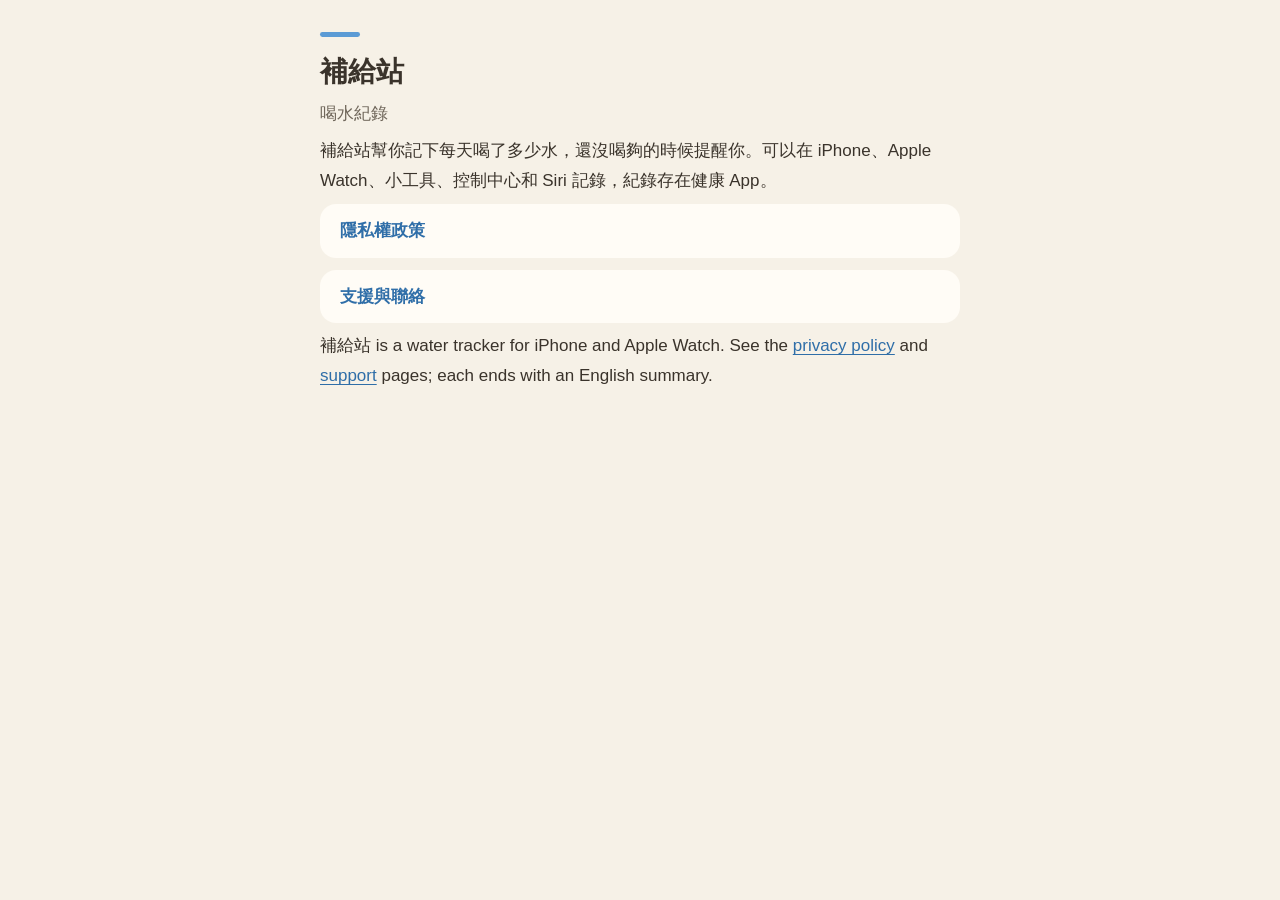
<file: index.html>
<!doctype html>
<html lang="zh-Hant-TW">
<head>
    <meta charset="utf-8">
    <meta name="viewport" content="width=device-width, initial-scale=1">
    <meta name="color-scheme" content="light dark">
    <meta name="description" content="補給站：在 iPhone 和 Apple Watch 上記錄喝水、提醒喝水的 App。">
    <title>補給站</title>
    <link rel="stylesheet" href="style.css">
</head>
<body>
<main>
    <h1>補給站</h1>
    <p class="meta">喝水紀錄</p>
    <p>補給站幫你記下每天喝了多少水，還沒喝夠的時候提醒你。可以在 iPhone、Apple Watch、小工具、控制中心和 Siri 記錄，紀錄存在健康 App。</p>
    <ul class="links">
        <li><a href="privacy/">隱私權政策</a></li>
        <li><a href="support/">支援與聯絡</a></li>
    </ul>
    <p lang="en">補給站 is a water tracker for iPhone and Apple Watch. See the <a href="privacy/">privacy policy</a> and <a href="support/">support</a> pages; each ends with an English summary.</p>
</main>
</body>
</html>
</file>
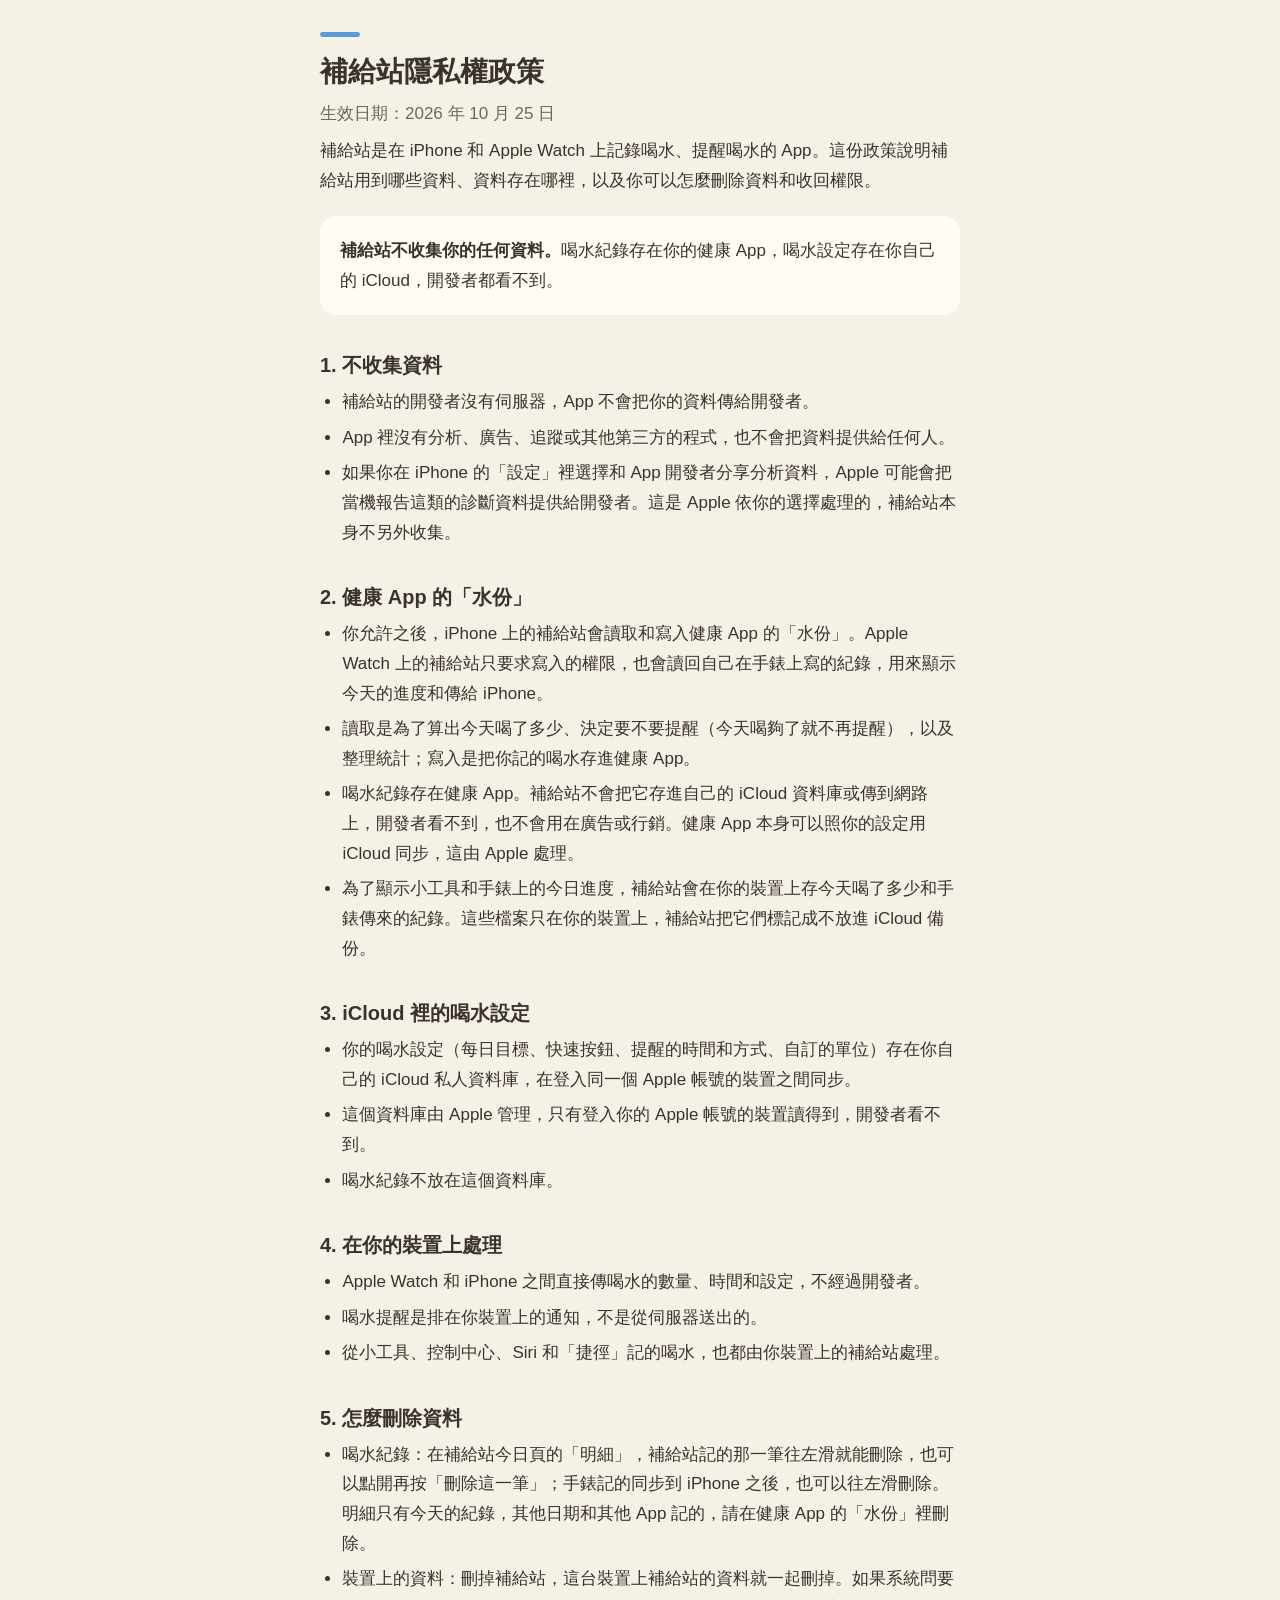
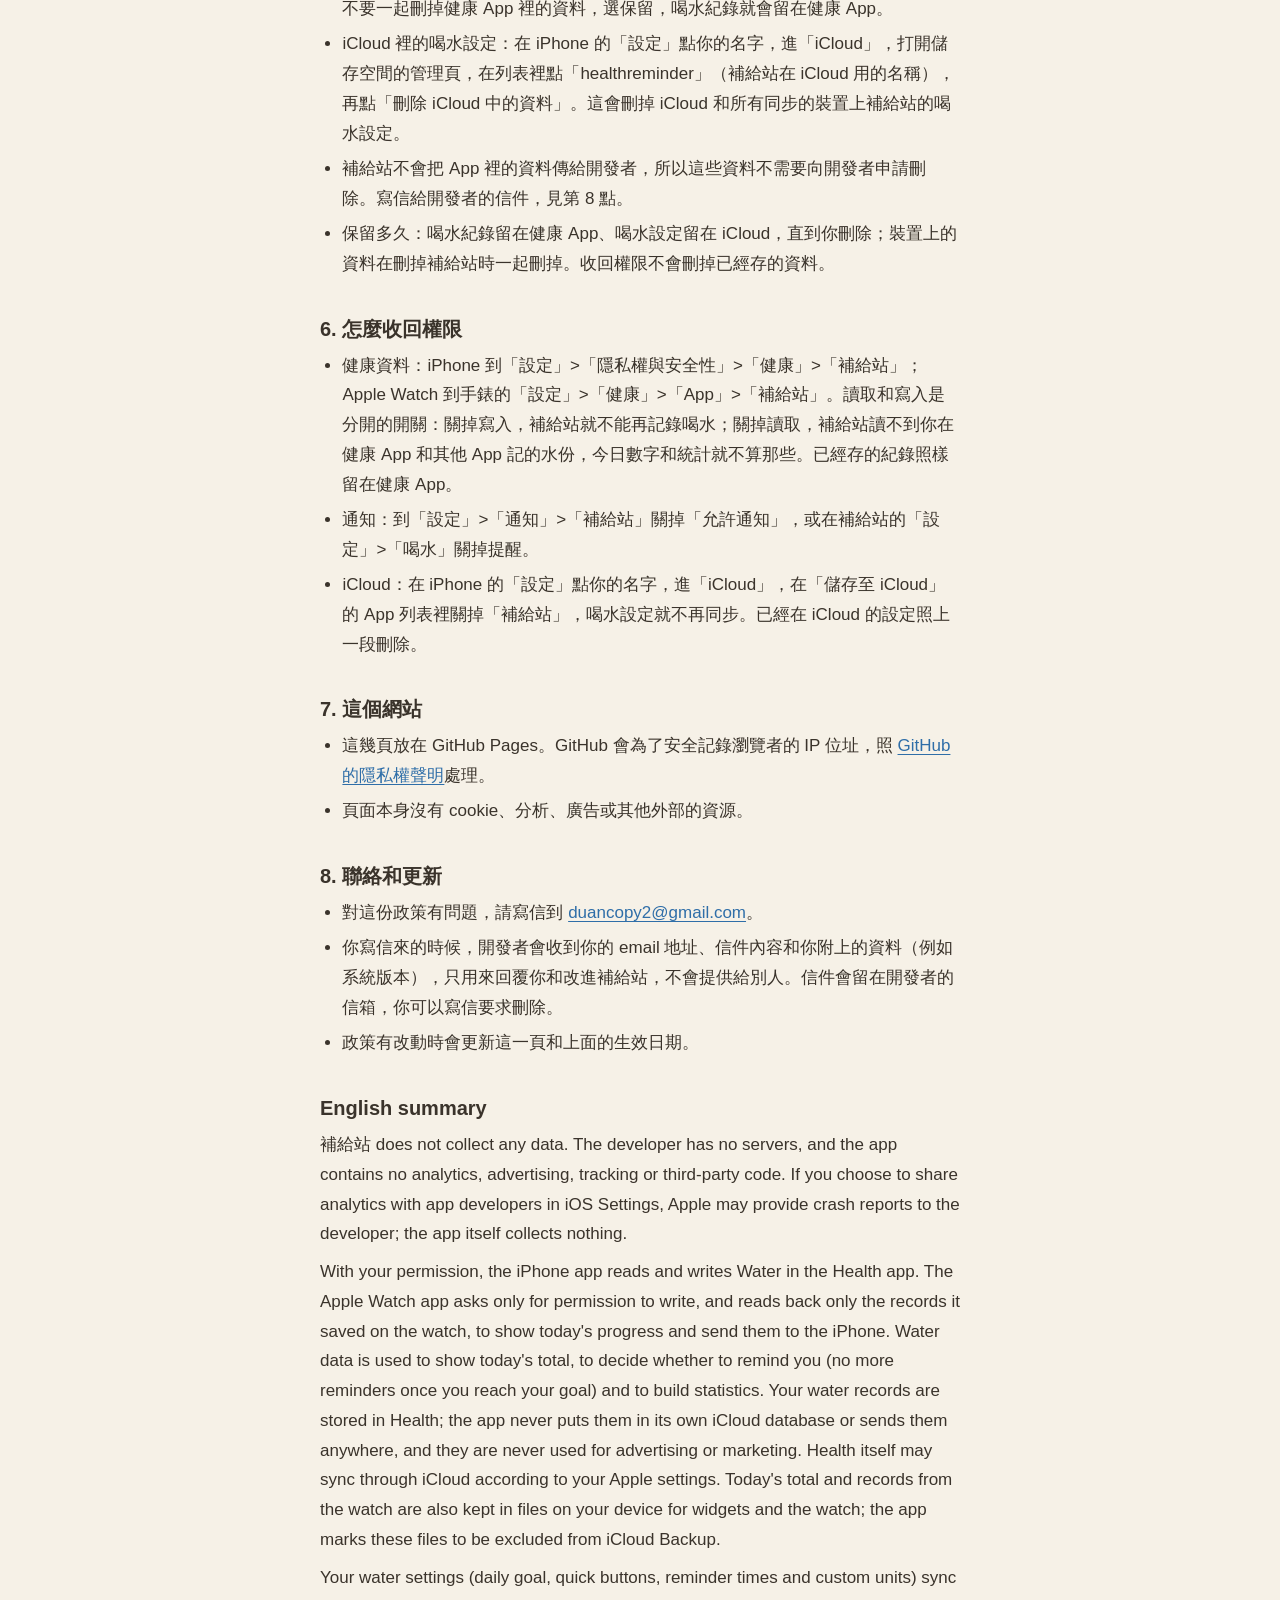
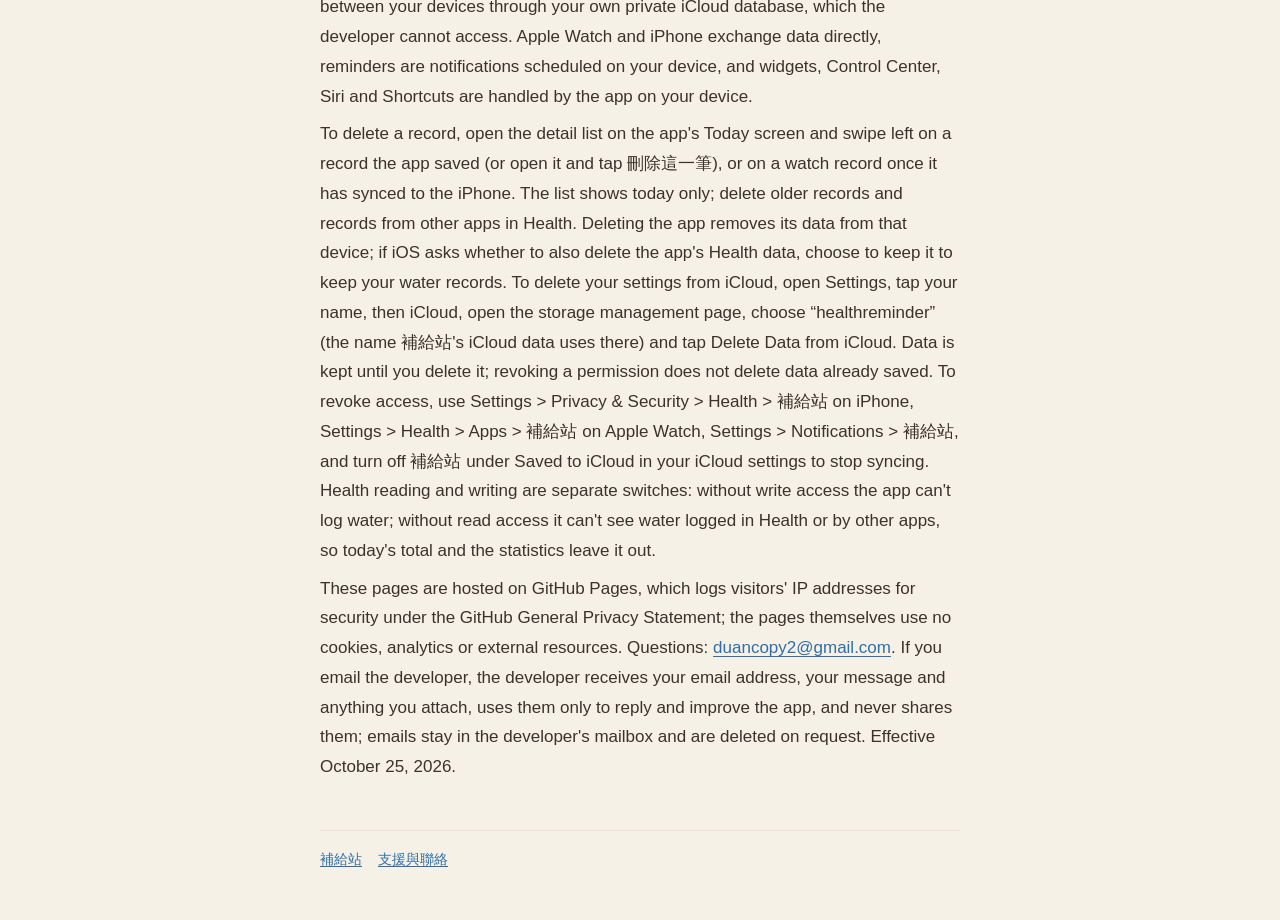
<file: privacy/index.html>
<!doctype html>
<html lang="zh-Hant-TW">
<head>
    <meta charset="utf-8">
    <meta name="viewport" content="width=device-width, initial-scale=1">
    <meta name="color-scheme" content="light dark">
    <meta name="description" content="補給站的隱私權政策：補給站不收集任何資料。">
    <title>補給站隱私權政策</title>
    <link rel="stylesheet" href="../style.css">
</head>
<body>
<main>
    <h1>補給站隱私權政策</h1>
    <p class="meta">生效日期：2026 年 10 月 25 日</p>
    <p>補給站是在 iPhone 和 Apple Watch 上記錄喝水、提醒喝水的 App。這份政策說明補給站用到哪些資料、資料存在哪裡，以及你可以怎麼刪除資料和收回權限。</p>
    <div class="card">
        <p><strong>補給站不收集你的任何資料。</strong>喝水紀錄存在你的健康 App，喝水設定存在你自己的 iCloud，開發者都看不到。</p>
    </div>

    <h2 id="no-collection">1. 不收集資料</h2>
    <ul>
        <li>補給站的開發者沒有伺服器，App 不會把你的資料傳給開發者。</li>
        <li>App 裡沒有分析、廣告、追蹤或其他第三方的程式，也不會把資料提供給任何人。</li>
        <li>如果你在 iPhone 的「設定」裡選擇和 App 開發者分享分析資料，Apple 可能會把當機報告這類的診斷資料提供給開發者。這是 Apple 依你的選擇處理的，補給站本身不另外收集。</li>
    </ul>

    <h2 id="health">2. 健康 App 的「水份」</h2>
    <ul>
        <li>你允許之後，iPhone 上的補給站會讀取和寫入健康 App 的「水份」。Apple Watch 上的補給站只要求寫入的權限，也會讀回自己在手錶上寫的紀錄，用來顯示今天的進度和傳給 iPhone。</li>
        <li>讀取是為了算出今天喝了多少、決定要不要提醒（今天喝夠了就不再提醒），以及整理統計；寫入是把你記的喝水存進健康 App。</li>
        <li>喝水紀錄存在健康 App。補給站不會把它存進自己的 iCloud 資料庫或傳到網路上，開發者看不到，也不會用在廣告或行銷。健康 App 本身可以照你的設定用 iCloud 同步，這由 Apple 處理。</li>
        <li>為了顯示小工具和手錶上的今日進度，補給站會在你的裝置上存今天喝了多少和手錶傳來的紀錄。這些檔案只在你的裝置上，補給站把它們標記成不放進 iCloud 備份。</li>
    </ul>

    <h2 id="icloud">3. iCloud 裡的喝水設定</h2>
    <ul>
        <li>你的喝水設定（每日目標、快速按鈕、提醒的時間和方式、自訂的單位）存在你自己的 iCloud 私人資料庫，在登入同一個 Apple 帳號的裝置之間同步。</li>
        <li>這個資料庫由 Apple 管理，只有登入你的 Apple 帳號的裝置讀得到，開發者看不到。</li>
        <li>喝水紀錄不放在這個資料庫。</li>
    </ul>

    <h2 id="on-device">4. 在你的裝置上處理</h2>
    <ul>
        <li>Apple Watch 和 iPhone 之間直接傳喝水的數量、時間和設定，不經過開發者。</li>
        <li>喝水提醒是排在你裝置上的通知，不是從伺服器送出的。</li>
        <li>從小工具、控制中心、Siri 和「捷徑」記的喝水，也都由你裝置上的補給站處理。</li>
    </ul>

    <h2 id="delete">5. 怎麼刪除資料</h2>
    <ul>
        <li>喝水紀錄：在補給站今日頁的「明細」，補給站記的那一筆往左滑就能刪除，也可以點開再按「刪除這一筆」；手錶記的同步到 iPhone 之後，也可以往左滑刪除。明細只有今天的紀錄，其他日期和其他 App 記的，請在健康 App 的「水份」裡刪除。</li>
        <li>裝置上的資料：刪掉補給站，這台裝置上補給站的資料就一起刪掉。如果系統問要不要一起刪掉健康 App 裡的資料，選保留，喝水紀錄就會留在健康 App。</li>
        <li>iCloud 裡的喝水設定：在 iPhone 的「設定」點你的名字，進「iCloud」，打開儲存空間的管理頁，在列表裡點「healthreminder」（補給站在 iCloud 用的名稱），再點「刪除 iCloud 中的資料」。這會刪掉 iCloud 和所有同步的裝置上補給站的喝水設定。</li>
        <li>補給站不會把 App 裡的資料傳給開發者，所以這些資料不需要向開發者申請刪除。寫信給開發者的信件，見第 8 點。</li>
        <li>保留多久：喝水紀錄留在健康 App、喝水設定留在 iCloud，直到你刪除；裝置上的資料在刪掉補給站時一起刪掉。收回權限不會刪掉已經存的資料。</li>
    </ul>

    <h2 id="revoke">6. 怎麼收回權限</h2>
    <ul>
        <li>健康資料：iPhone 到「設定」&gt;「隱私權與安全性」&gt;「健康」&gt;「補給站」；Apple Watch 到手錶的「設定」&gt;「健康」&gt;「App」&gt;「補給站」。讀取和寫入是分開的開關：關掉寫入，補給站就不能再記錄喝水；關掉讀取，補給站讀不到你在健康 App 和其他 App 記的水份，今日數字和統計就不算那些。已經存的紀錄照樣留在健康 App。</li>
        <li>通知：到「設定」&gt;「通知」&gt;「補給站」關掉「允許通知」，或在補給站的「設定」&gt;「喝水」關掉提醒。</li>
        <li>iCloud：在 iPhone 的「設定」點你的名字，進「iCloud」，在「儲存至 iCloud」的 App 列表裡關掉「補給站」，喝水設定就不再同步。已經在 iCloud 的設定照上一段刪除。</li>
    </ul>

    <h2 id="website">7. 這個網站</h2>
    <ul>
        <li>這幾頁放在 GitHub Pages。GitHub 會為了安全記錄瀏覽者的 IP 位址，照 <a href="https://docs.github.com/en/site-policy/privacy-policies/github-general-privacy-statement">GitHub 的隱私權聲明</a>處理。</li>
        <li>頁面本身沒有 cookie、分析、廣告或其他外部的資源。</li>
    </ul>

    <h2 id="contact">8. 聯絡和更新</h2>
    <ul>
        <li>對這份政策有問題，請寫信到 <a href="mailto:duancopy2@gmail.com">duancopy2@gmail.com</a>。</li>
        <li>你寫信來的時候，開發者會收到你的 email 地址、信件內容和你附上的資料（例如系統版本），只用來回覆你和改進補給站，不會提供給別人。信件會留在開發者的信箱，你可以寫信要求刪除。</li>
        <li>政策有改動時會更新這一頁和上面的生效日期。</li>
    </ul>

    <h2 id="english" lang="en">English summary</h2>
    <div lang="en">
        <p>補給站 does not collect any data. The developer has no servers, and the app contains no analytics, advertising, tracking or third-party code. If you choose to share analytics with app developers in iOS Settings, Apple may provide crash reports to the developer; the app itself collects nothing.</p>
        <p>With your permission, the iPhone app reads and writes Water in the Health app. The Apple Watch app asks only for permission to write, and reads back only the records it saved on the watch, to show today's progress and send them to the iPhone. Water data is used to show today's total, to decide whether to remind you (no more reminders once you reach your goal) and to build statistics. Your water records are stored in Health; the app never puts them in its own iCloud database or sends them anywhere, and they are never used for advertising or marketing. Health itself may sync through iCloud according to your Apple settings. Today's total and records from the watch are also kept in files on your device for widgets and the watch; the app marks these files to be excluded from iCloud Backup.</p>
        <p>Your water settings (daily goal, quick buttons, reminder times and custom units) sync between your devices through your own private iCloud database, which the developer cannot access. Apple Watch and iPhone exchange data directly, reminders are notifications scheduled on your device, and widgets, Control Center, Siri and Shortcuts are handled by the app on your device.</p>
        <p>To delete a record, open the detail list on the app's Today screen and swipe left on a record the app saved (or open it and tap 刪除這一筆), or on a watch record once it has synced to the iPhone. The list shows today only; delete older records and records from other apps in Health. Deleting the app removes its data from that device; if iOS asks whether to also delete the app's Health data, choose to keep it to keep your water records. To delete your settings from iCloud, open Settings, tap your name, then iCloud, open the storage management page, choose “healthreminder” (the name 補給站's iCloud data uses there) and tap Delete Data from iCloud. Data is kept until you delete it; revoking a permission does not delete data already saved. To revoke access, use Settings &gt; Privacy &amp; Security &gt; Health &gt; 補給站 on iPhone, Settings &gt; Health &gt; Apps &gt; 補給站 on Apple Watch, Settings &gt; Notifications &gt; 補給站, and turn off 補給站 under Saved to iCloud in your iCloud settings to stop syncing. Health reading and writing are separate switches: without write access the app can't log water; without read access it can't see water logged in Health or by other apps, so today's total and the statistics leave it out.</p>
        <p>These pages are hosted on GitHub Pages, which logs visitors' IP addresses for security under the GitHub General Privacy Statement; the pages themselves use no cookies, analytics or external resources. Questions: <a href="mailto:duancopy2@gmail.com">duancopy2@gmail.com</a>. If you email the developer, the developer receives your email address, your message and anything you attach, uses them only to reply and improve the app, and never shares them; emails stay in the developer's mailbox and are deleted on request. Effective October 25, 2026.</p>
    </div>

    <footer>
        <a href="../">補給站</a><a href="../support/">支援與聯絡</a>
    </footer>
</main>
</body>
</html>
</file>
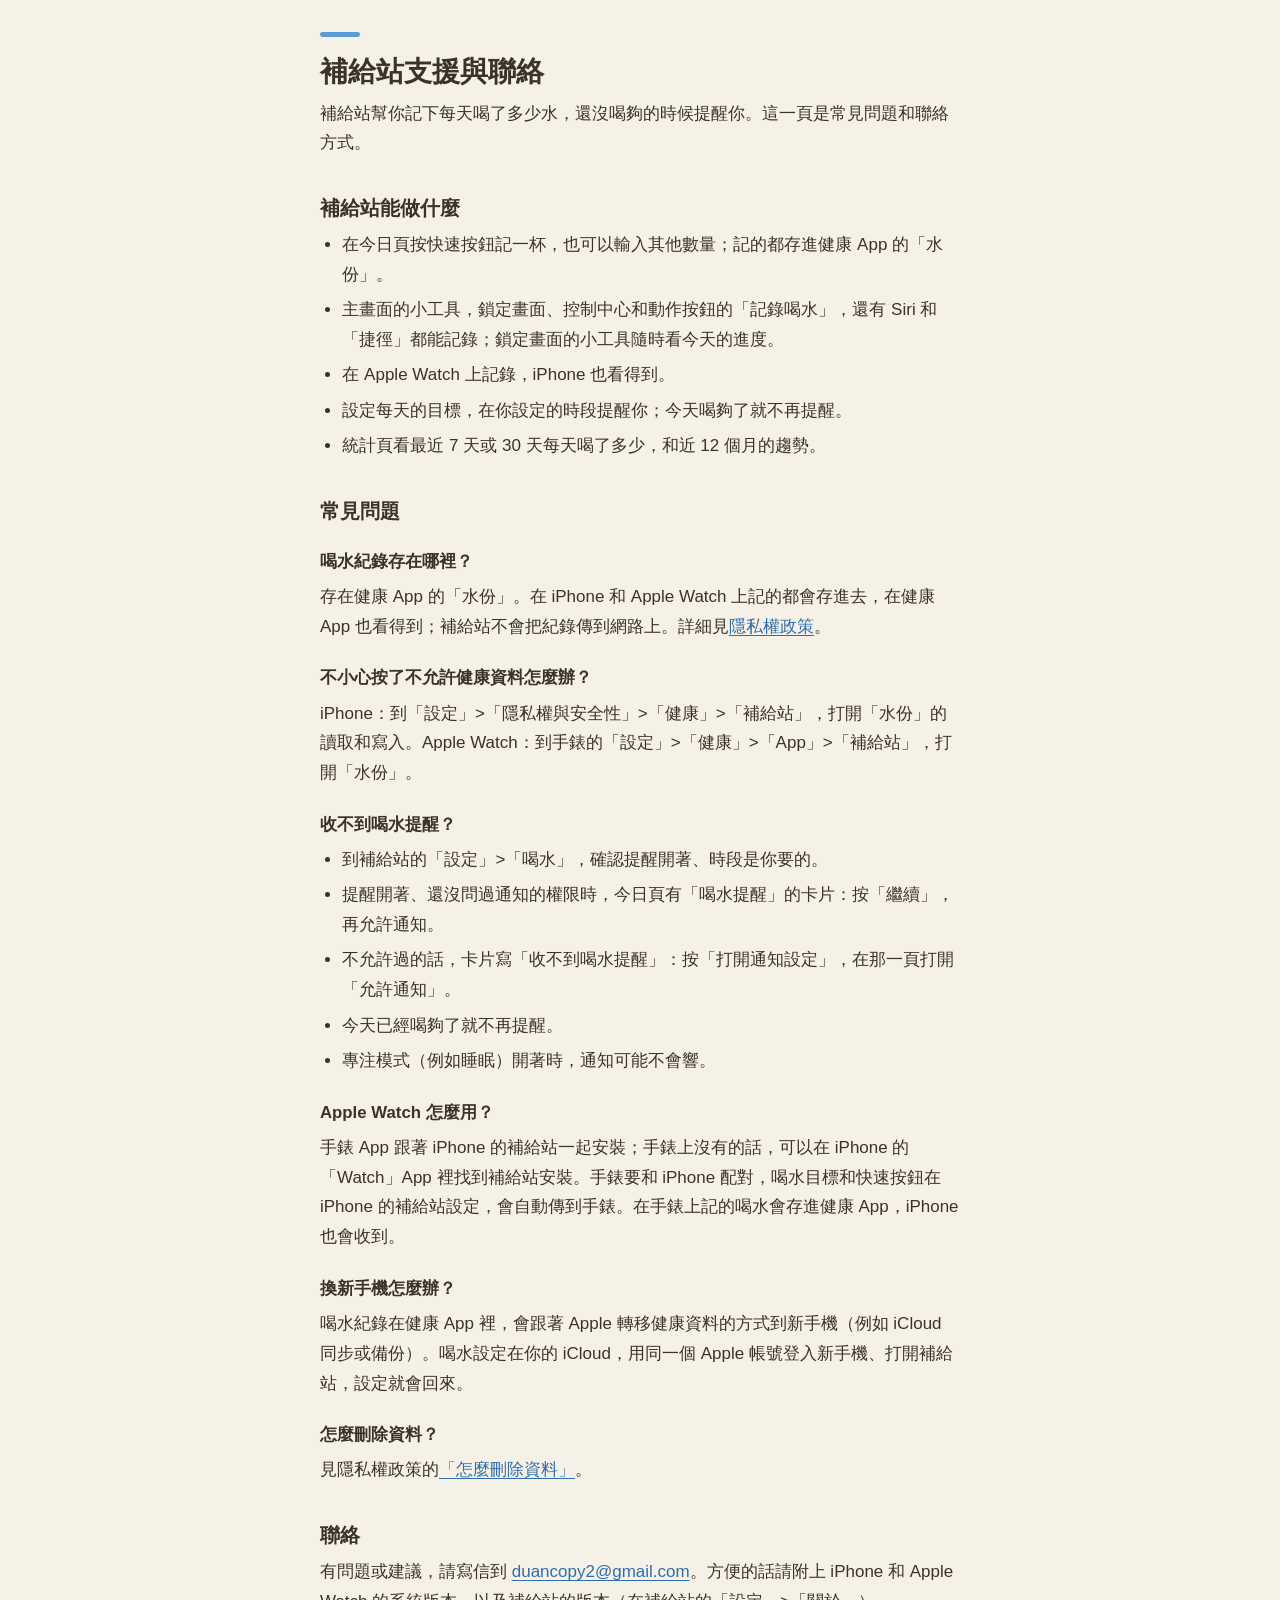
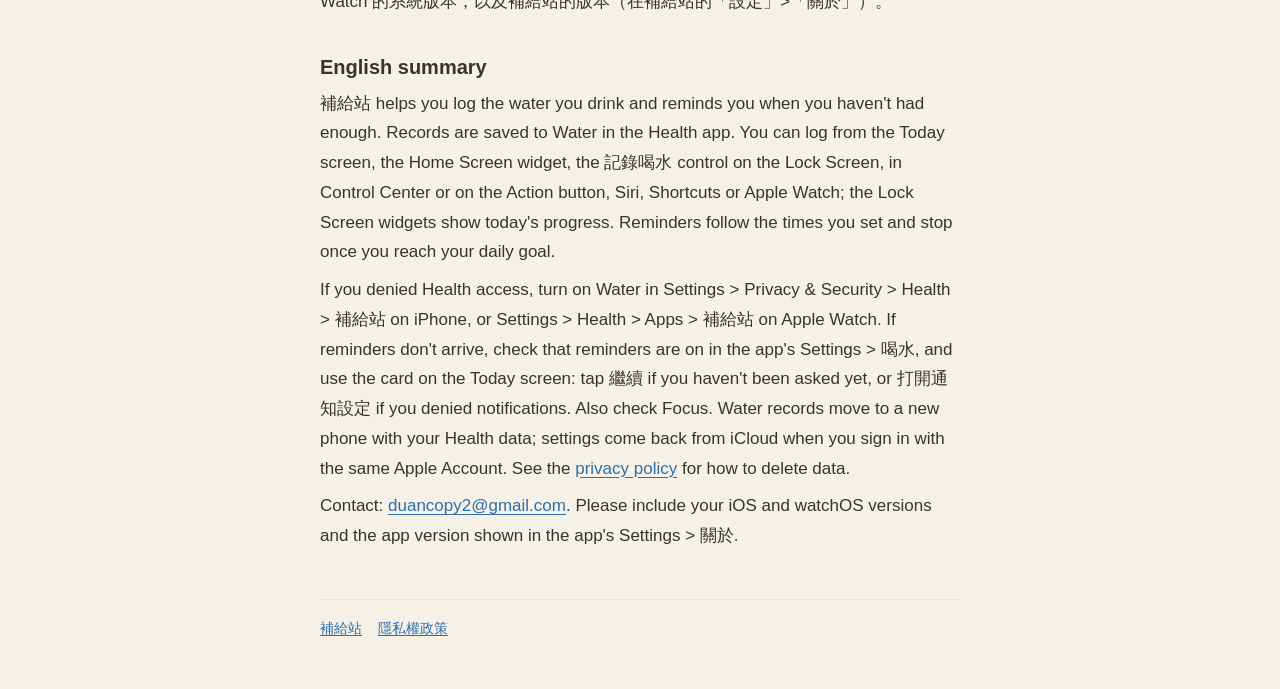
<file: support/index.html>
<!doctype html>
<html lang="zh-Hant-TW">
<head>
    <meta charset="utf-8">
    <meta name="viewport" content="width=device-width, initial-scale=1">
    <meta name="color-scheme" content="light dark">
    <meta name="description" content="補給站的常見問題和聯絡方式。">
    <title>補給站支援與聯絡</title>
    <link rel="stylesheet" href="../style.css">
</head>
<body>
<main>
    <h1>補給站支援與聯絡</h1>
    <p>補給站幫你記下每天喝了多少水，還沒喝夠的時候提醒你。這一頁是常見問題和聯絡方式。</p>

    <h2 id="features">補給站能做什麼</h2>
    <ul>
        <li>在今日頁按快速按鈕記一杯，也可以輸入其他數量；記的都存進健康 App 的「水份」。</li>
        <li>主畫面的小工具，鎖定畫面、控制中心和動作按鈕的「記錄喝水」，還有 Siri 和「捷徑」都能記錄；鎖定畫面的小工具隨時看今天的進度。</li>
        <li>在 Apple Watch 上記錄，iPhone 也看得到。</li>
        <li>設定每天的目標，在你設定的時段提醒你；今天喝夠了就不再提醒。</li>
        <li>統計頁看最近 7 天或 30 天每天喝了多少，和近 12 個月的趨勢。</li>
    </ul>

    <h2 id="faq">常見問題</h2>

    <h3 id="where">喝水紀錄存在哪裡？</h3>
    <p>存在健康 App 的「水份」。在 iPhone 和 Apple Watch 上記的都會存進去，在健康 App 也看得到；補給站不會把紀錄傳到網路上。詳細見<a href="../privacy/">隱私權政策</a>。</p>

    <h3 id="health-denied">不小心按了不允許健康資料怎麼辦？</h3>
    <p>iPhone：到「設定」&gt;「隱私權與安全性」&gt;「健康」&gt;「補給站」，打開「水份」的讀取和寫入。Apple Watch：到手錶的「設定」&gt;「健康」&gt;「App」&gt;「補給站」，打開「水份」。</p>

    <h3 id="no-reminders">收不到喝水提醒？</h3>
    <ul>
        <li>到補給站的「設定」&gt;「喝水」，確認提醒開著、時段是你要的。</li>
        <li>提醒開著、還沒問過通知的權限時，今日頁有「喝水提醒」的卡片：按「繼續」，再允許通知。</li>
        <li>不允許過的話，卡片寫「收不到喝水提醒」：按「打開通知設定」，在那一頁打開「允許通知」。</li>
        <li>今天已經喝夠了就不再提醒。</li>
        <li>專注模式（例如睡眠）開著時，通知可能不會響。</li>
    </ul>

    <h3 id="watch">Apple Watch 怎麼用？</h3>
    <p>手錶 App 跟著 iPhone 的補給站一起安裝；手錶上沒有的話，可以在 iPhone 的「Watch」App 裡找到補給站安裝。手錶要和 iPhone 配對，喝水目標和快速按鈕在 iPhone 的補給站設定，會自動傳到手錶。在手錶上記的喝水會存進健康 App，iPhone 也會收到。</p>

    <h3 id="new-phone">換新手機怎麼辦？</h3>
    <p>喝水紀錄在健康 App 裡，會跟著 Apple 轉移健康資料的方式到新手機（例如 iCloud 同步或備份）。喝水設定在你的 iCloud，用同一個 Apple 帳號登入新手機、打開補給站，設定就會回來。</p>

    <h3 id="delete">怎麼刪除資料？</h3>
    <p>見隱私權政策的<a href="../privacy/#delete">「怎麼刪除資料」</a>。</p>

    <h2 id="contact">聯絡</h2>
    <p>有問題或建議，請寫信到 <a href="mailto:duancopy2@gmail.com">duancopy2@gmail.com</a>。方便的話請附上 iPhone 和 Apple Watch 的系統版本，以及補給站的版本（在補給站的「設定」&gt;「關於」）。</p>

    <h2 id="english" lang="en">English summary</h2>
    <div lang="en">
        <p>補給站 helps you log the water you drink and reminds you when you haven't had enough. Records are saved to Water in the Health app. You can log from the Today screen, the Home Screen widget, the 記錄喝水 control on the Lock Screen, in Control Center or on the Action button, Siri, Shortcuts or Apple Watch; the Lock Screen widgets show today's progress. Reminders follow the times you set and stop once you reach your daily goal.</p>
        <p>If you denied Health access, turn on Water in Settings &gt; Privacy &amp; Security &gt; Health &gt; 補給站 on iPhone, or Settings &gt; Health &gt; Apps &gt; 補給站 on Apple Watch. If reminders don't arrive, check that reminders are on in the app's Settings &gt; 喝水, and use the card on the Today screen: tap 繼續 if you haven't been asked yet, or 打開通知設定 if you denied notifications. Also check Focus. Water records move to a new phone with your Health data; settings come back from iCloud when you sign in with the same Apple Account. See the <a href="../privacy/">privacy policy</a> for how to delete data.</p>
        <p>Contact: <a href="mailto:duancopy2@gmail.com">duancopy2@gmail.com</a>. Please include your iOS and watchOS versions and the app version shown in the app's Settings &gt; 關於.</p>
    </div>

    <footer>
        <a href="../">補給站</a><a href="../privacy/">隱私權政策</a>
    </footer>
</main>
</body>
</html>
</file>
<file: style.css>
/* 補給站的網頁（spec 10 B197）：顏色照 App 的米白和喝水藍，次要文字和連結比 App 深一點，米白底上的對比到 4.5:1 以上。 */
:root {
    color-scheme: light dark;
    --background: #f6f1e7;
    --card: #fffcf6;
    --text: #3a332b;
    --secondary: #6f665a;
    --link: #2f6ea8;
    --water: #5b9bd5;
    --border: #e9e2d6;
}

@media (prefers-color-scheme: dark) {
    :root {
        --background: #121212;
        --card: #1e1e1e;
        --text: #edeae4;
        --secondary: #9a958c;
        --link: #7fb3e6;
        --water: #7fb3e6;
        --border: #333333;
    }
}

* {
    box-sizing: border-box;
}

html {
    -webkit-text-size-adjust: 100%;
    text-size-adjust: 100%;
}

body {
    margin: 0;
    background: var(--background);
    color: var(--text);
    font: 17px/1.75 -apple-system, BlinkMacSystemFont, "PingFang TC", "Noto Sans TC", "Microsoft JhengHei", sans-serif;
}

main {
    max-width: 42rem;
    margin: 0 auto;
    padding: 2rem 1rem 3rem;
}

h1 {
    font-size: 1.75rem;
    line-height: 1.35;
    margin: 0 0 0.25rem;
}

h1::before {
    content: "";
    display: block;
    width: 2.5rem;
    height: 0.3rem;
    margin-bottom: 1rem;
    border-radius: 0.15rem;
    background: var(--water);
}

h2 {
    font-size: 1.25rem;
    line-height: 1.4;
    margin: 2.25rem 0 0.5rem;
}

h3 {
    font-size: 1.05rem;
    line-height: 1.5;
    margin: 1.5rem 0 0.25rem;
}

p,
ul {
    margin: 0.5rem 0;
}

ul {
    padding-left: 1.4rem;
}

li + li {
    margin-top: 0.35rem;
}

a {
    color: var(--link);
    text-underline-offset: 0.15em;
}

.meta {
    color: var(--secondary);
}

.card {
    margin: 1.25rem 0;
    padding: 0.75rem 1.25rem;
    border-radius: 16px;
    background: var(--card);
}

.links {
    padding: 0;
    list-style: none;
}

.links a {
    display: block;
    padding: 0.75rem 1.25rem;
    border-radius: 16px;
    background: var(--card);
    font-weight: 600;
    text-decoration: none;
}

.links li + li {
    margin-top: 0.75rem;
}

footer {
    margin-top: 3rem;
    padding-top: 1rem;
    border-top: 1px solid var(--border);
    color: var(--secondary);
    font-size: 0.9rem;
}

footer a {
    margin-right: 1rem;
}
</file>
